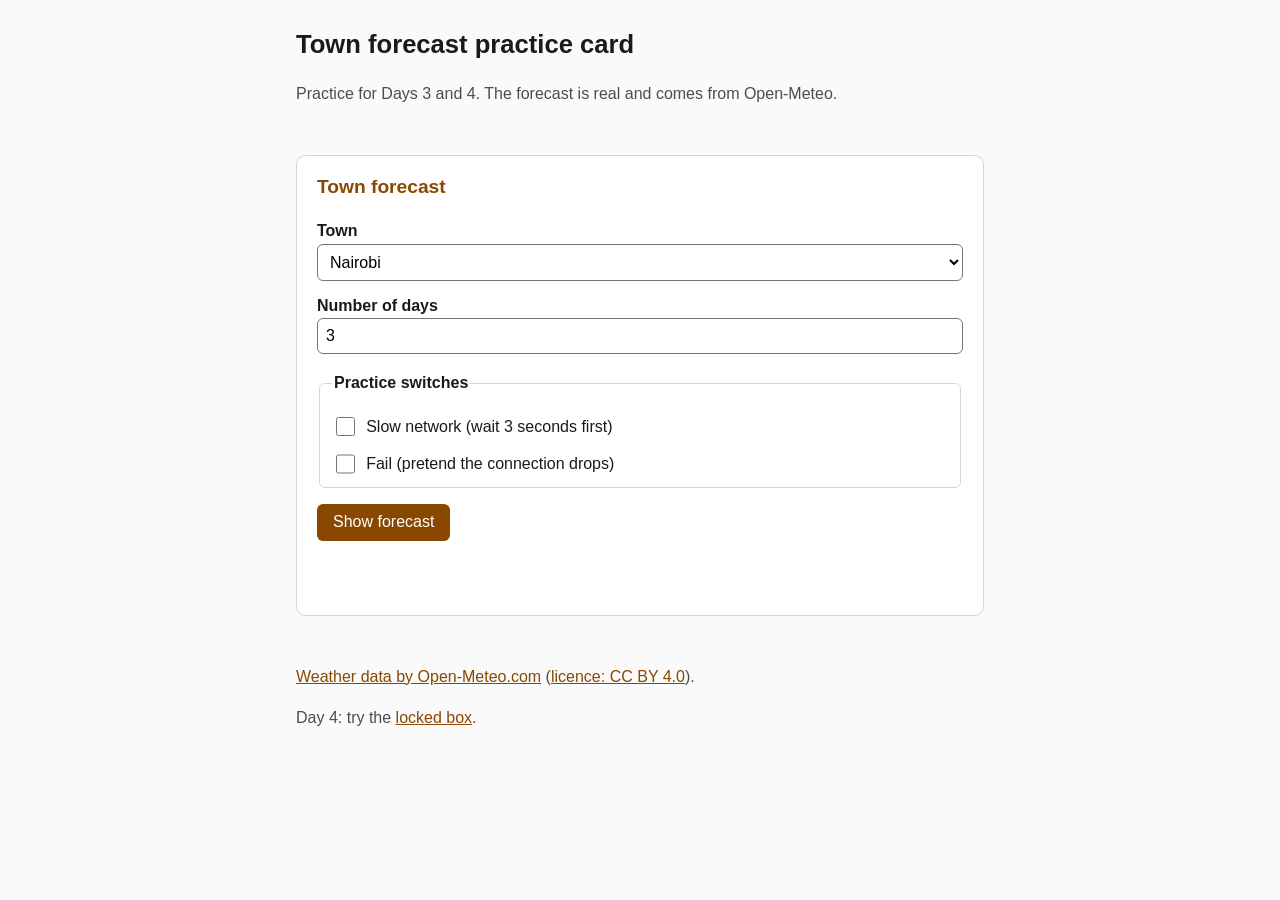
<file: practice/index.html>
<!DOCTYPE html>
<html lang="en">
<head>
  <meta charset="UTF-8">
  <meta name="viewport" content="width=device-width, initial-scale=1">
  <title>Town forecast practice card</title>
  <link rel="icon" href="data:,">
  <link rel="stylesheet" href="practice.css">
</head>
<body>
  <header>
    <h1>Town forecast practice card</h1>
    <p class="note">Practice for Days 3 and 4. The forecast is real and comes from Open-Meteo.</p>
  </header>

  <main>
    <section class="card" aria-labelledby="forecast-title">
      <h2 id="forecast-title">Town forecast</h2>
      <form id="forecast-form">
        <label for="town">Town</label>
        <select id="town"></select>

        <label for="days">Number of days</label>
        <input id="days" type="text" inputmode="numeric" autocomplete="off" value="3">

        <fieldset>
          <legend>Practice switches</legend>
          <label class="switch" for="slow-switch">
            <input id="slow-switch" type="checkbox">
            Slow network (wait 3 seconds first)
          </label>
          <label class="switch" for="fail-switch">
            <input id="fail-switch" type="checkbox">
            Fail (pretend the connection drops)
          </label>
        </fieldset>

        <button type="submit">Show forecast</button>
      </form>

      <p id="forecast-status" class="status" role="status" aria-live="polite"></p>
      <ul id="forecast-list" class="list"></ul>
    </section>
  </main>

  <footer>
    <p><a href="https://open-meteo.com/">Weather data by Open-Meteo.com</a> (<a href="https://open-meteo.com/en/licence">licence: CC BY 4.0</a>).</p>
    <p>Day 4: try the <a href="lock.html">locked box</a>.</p>
  </footer>

  <script type="module" src="app.js"></script>
</body>
</html>
</file>
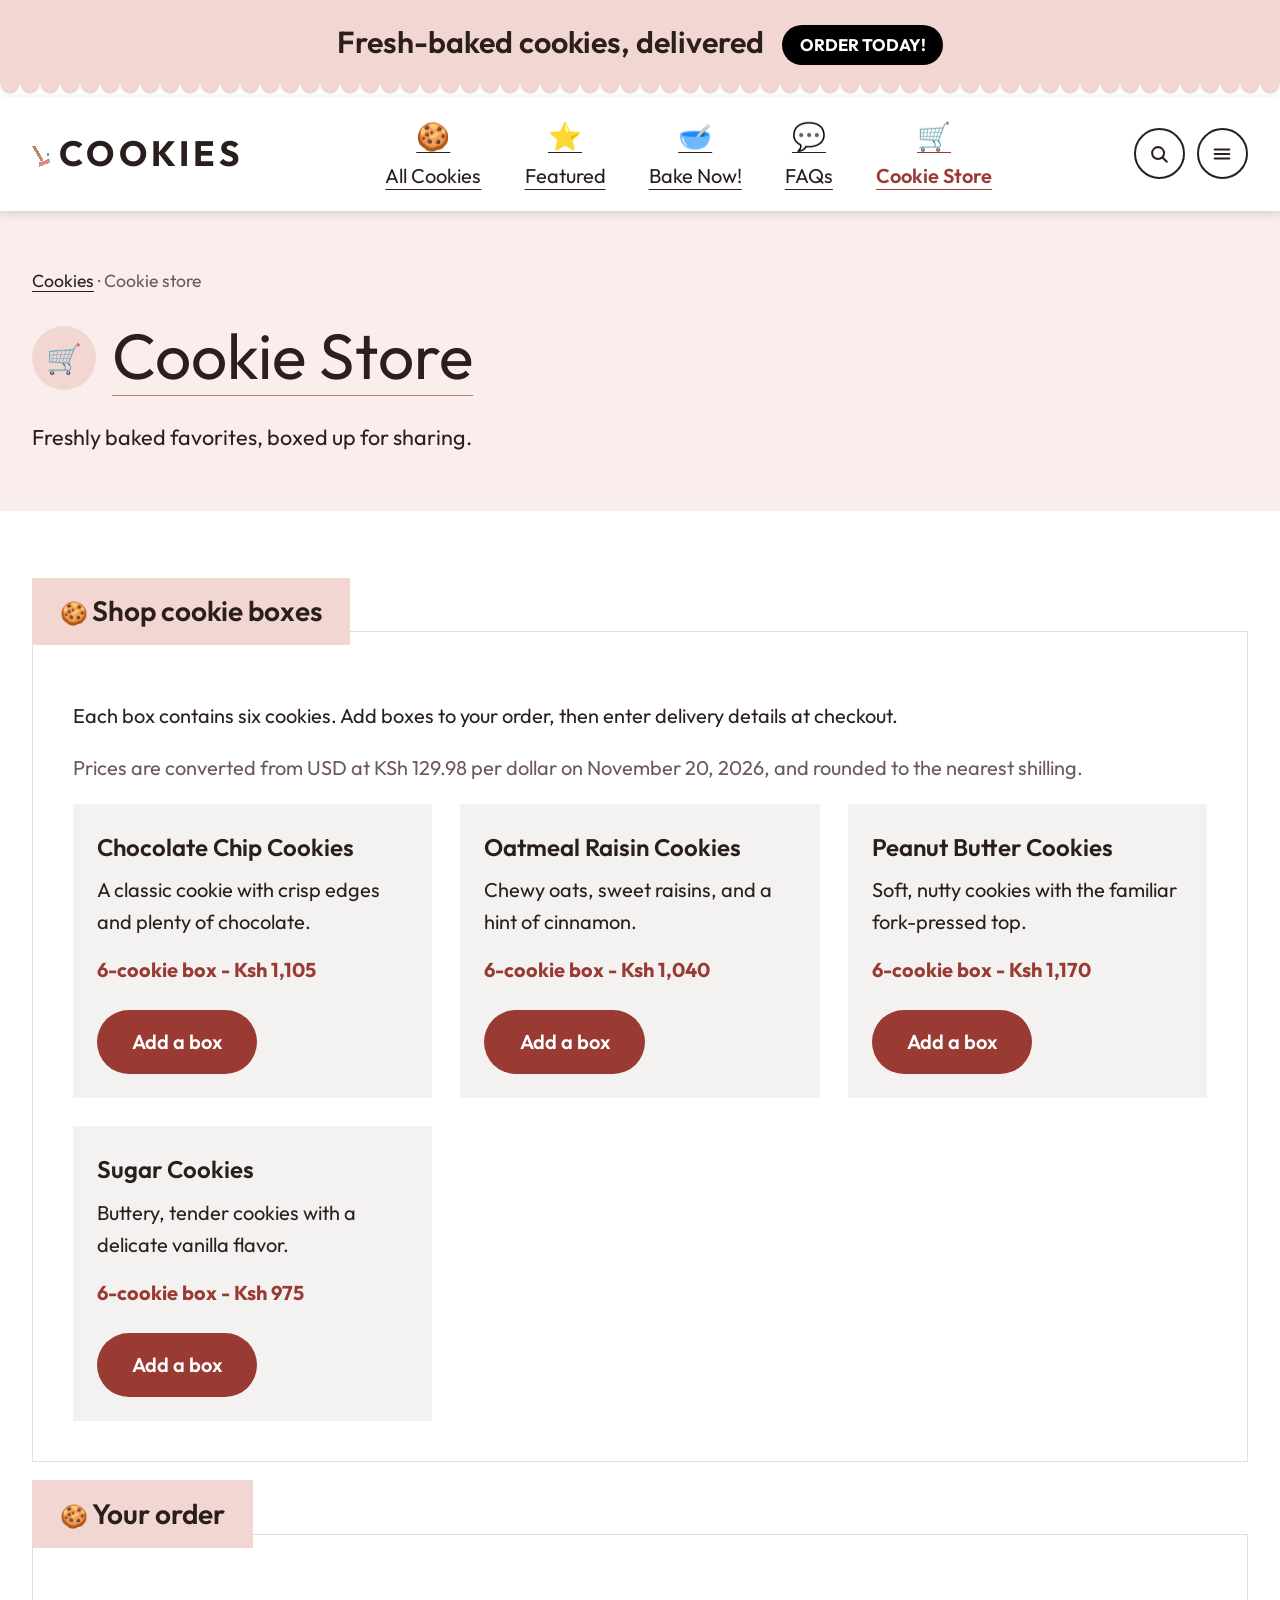
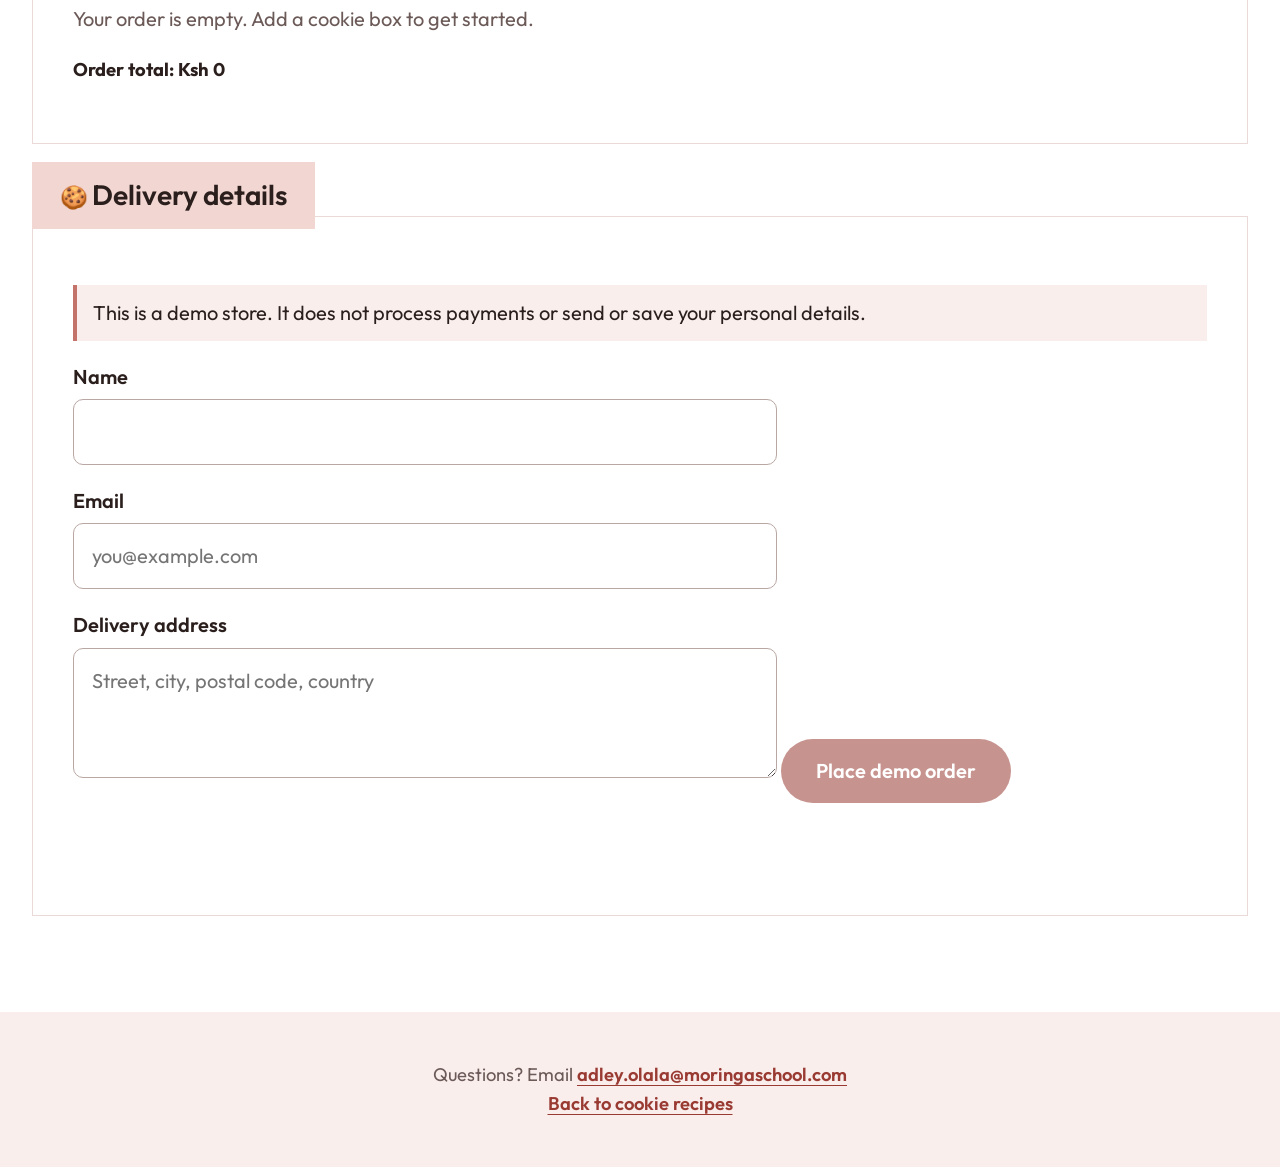
<file: cookie-store.html>
<!DOCTYPE html>
<html lang="en">
<head>
  <!-- Set the page encoding, responsive layout, and browser tab title. -->
  <meta charset="UTF-8">
  <meta name="viewport" content="width=device-width, initial-scale=1">
  <title>Cookie Store</title>
  <link rel="icon" href="data:,">
  <!-- Load the Outfit font and reuse the site's shared colors, cards, and controls. -->
  <link rel="preconnect" href="https://fonts.googleapis.com">
  <link rel="preconnect" href="https://fonts.gstatic.com" crossorigin>
  <link href="https://fonts.googleapis.com/css2?family=Outfit:wght@400;600;700&display=swap" rel="stylesheet">
  <link rel="stylesheet" href="style.css">
</head>
<body>
  <!-- Let keyboard users skip directly to the store content. -->
  <a class="skip-link" href="#main">Skip to the main content</a>

  <!-- Announce the store in a pink promo bar. -->
  <div class="promo">
    <span>Fresh-baked cookies, delivered</span>
    <a href="#products-title">ORDER TODAY!</a>
  </div>

  <header class="site-header">
    <!-- Brand, main navigation, and search/menu buttons on one bar. -->
    <div class="topbar">
      <a class="brand" href="index.html">COOKIES</a>
      <ul class="nav">
        <li class="nav-item"><a class="nav-link" href="index.html">All Cookies</a></li>
        <li class="nav-item"><a class="nav-link" href="index.html#featured">Featured</a></li>
        <li class="nav-item"><a class="nav-link" href="index.html#bake-now">Bake Now!</a></li>
        <li class="nav-item"><a class="nav-link" href="index.html#faq">FAQs</a></li>
        <li class="nav-item"><a class="nav-link active" aria-current="page" href="cookie-store.html">Cookie Store</a></li>
      </ul>
      <div class="icon-buttons">
        <button class="icon-btn" type="button" aria-label="Search">
          <svg viewBox="0 0 24 24" width="22" height="22" fill="none" stroke="currentColor" stroke-width="2.2" stroke-linecap="round" aria-hidden="true"><circle cx="11" cy="11" r="6.5"/><path d="M16 16l4.5 4.5"/></svg>
        </button>
        <button class="icon-btn" type="button" aria-label="Menu">
          <svg viewBox="0 0 24 24" width="22" height="22" fill="none" stroke="currentColor" stroke-width="2.2" stroke-linecap="round" aria-hidden="true"><path d="M4 7h16M4 12h16M4 17h16"/></svg>
        </button>
      </div>
    </div>

    <!-- Identify the store. -->
    <div class="hero">
      <div class="hero-inner hero-inner--simple">
        <div class="hero-text">
          <p class="crumbs"><a href="index.html">Cookies</a> · Cookie store</p>
          <div class="title-row">
            <span class="title-icon" aria-hidden="true">🛒</span>
            <h1>Cookie Store</h1>
          </div>
          <p class="note">Freshly baked favorites, boxed up for sharing.</p>
        </div>
      </div>
    </div>
  </header>

  <!-- Show the products, current order, and demo checkout form. -->
  <main id="main">
    <!-- JavaScript fills this area with the cookie products and prices. -->
    <section class="card" aria-labelledby="products-title">
      <h2 id="products-title">Shop cookie boxes</h2>
      <p>Each box contains six cookies. Add boxes to your order, then enter delivery details at checkout.</p>
      <p class="note">Prices are converted from USD at KSh 129.98 per dollar on November 20, 2026, and rounded to the nearest shilling.</p>
      <div id="product-list" class="store-products"></div>
    </section>

    <!-- Display selected boxes, quantity controls, and the running total. -->
    <section class="card" aria-labelledby="order-title">
      <h2 id="order-title">Your order</h2>
      <p id="cart-empty" class="note">Your order is empty. Add a cookie box to get started.</p>
      <ul id="cart-items" class="store-cart" aria-label="Items in your order" hidden></ul>
      <p id="cart-total" class="store-total">Order total: KSh 0</p>
    </section>

    <!-- Collect delivery details locally; this demo does not submit them. -->
    <section class="card" aria-labelledby="checkout-title">
      <h2 id="checkout-title">Delivery details</h2>
      <p class="store-disclaimer">This is a demo store. It does not process payments or send or save your personal details.</p>
      <form id="checkout-form" class="store-form">
        <label for="customer-name">Name</label>
        <input id="customer-name" name="name" autocomplete="name" required>

        <label for="customer-email">Email</label>
        <input id="customer-email" name="email" type="email" autocomplete="email" placeholder="you@example.com" required>

        <label for="delivery-address">Delivery address</label>
        <textarea id="delivery-address" name="address" autocomplete="street-address" rows="3" placeholder="Street, city, postal code, country" required></textarea>

        <button id="place-order" type="submit" disabled>Place demo order</button>
      </form>
      <p id="checkout-status" class="status" role="status" aria-live="polite"></p>
    </section>
  </main>

  <!-- Provide a demo contact address and a return link. -->
  <footer>
    <p>Questions? Email <a href="mailto:orders@cookies.example">adley.olala@moringaschool.com</a></p>
    <p><a href="index.html">Back to cookie recipes</a></p>
  </footer>

  <!-- Load the product catalog, cart controls, and demo checkout behavior. -->
  <script type="module" src="cookie-store.js"></script>
</body>
</html>
</file>
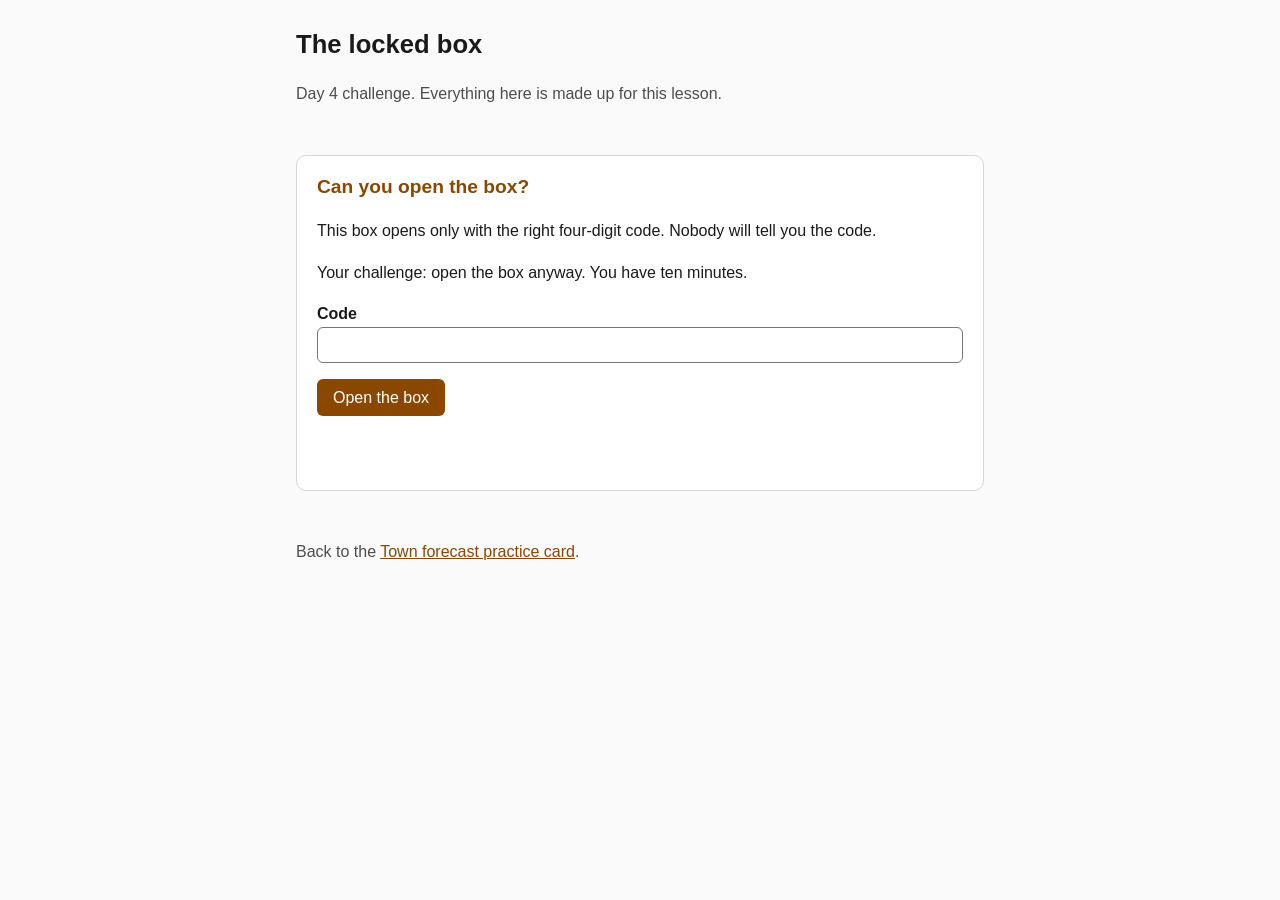
<file: practice/lock.html>
<!DOCTYPE html>
<html lang="en">
<head>
  <meta charset="UTF-8">
  <meta name="viewport" content="width=device-width, initial-scale=1">
  <title>The locked box</title>
  <link rel="icon" href="data:,">
  <link rel="stylesheet" href="practice.css">
</head>
<body>
  <header>
    <h1>The locked box</h1>
    <p class="note">Day 4 challenge. Everything here is made up for this lesson.</p>
  </header>

  <main>
    <section class="card" aria-labelledby="box-title">
      <h2 id="box-title">Can you open the box?</h2>
      <p>This box opens only with the right four-digit code. Nobody will tell you the code.</p>
      <p>Your challenge: open the box anyway. You have ten minutes.</p>

      <form id="lock-form">
        <label for="code">Code</label>
        <input id="code" type="text" inputmode="numeric" autocomplete="off" maxlength="4">
        <button type="submit">Open the box</button>
      </form>

      <p id="lock-status" class="status" role="status" aria-live="polite"></p>
      <p id="secret" class="secret" hidden></p>
    </section>
  </main>

  <footer>
    <p>Back to the <a href="index.html">Town forecast practice card</a>.</p>
  </footer>

  <script>
    // The lock. This check runs in the browser.
    const SECRET_CODE = '7319'
    const SECRET_MESSAGE = 'The secret: Twiga the giraffe hid the last mandazi on the top shelf.'

    const lockForm = document.querySelector('#lock-form')
    const codeInput = document.querySelector('#code')
    const lockStatus = document.querySelector('#lock-status')
    const secret = document.querySelector('#secret')

    lockForm.addEventListener('submit', (event) => {
      event.preventDefault()
      if (codeInput.value.trim() === SECRET_CODE) {
        lockStatus.dataset.kind = 'ok'
        lockStatus.textContent = 'Unlocked! The box is open.'
        secret.textContent = SECRET_MESSAGE
        secret.hidden = false
      } else {
        lockStatus.dataset.kind = 'error'
        lockStatus.textContent = 'Wrong code. The box stays locked.'
        secret.hidden = true
      }
    })
  </script>
</body>
</html>
</file>
<file: practice/practice.css>
/* Practice card styles. Every text colour passes the 4.5:1 contrast check. */

:root {
  --text: #1a1a1a;
  --muted: #4d4d4d;
  --accent: #8a4700;
  --border: #d6d6d6;
  --ok: #1e6b3a;
  --error: #a4161a;
  --focus: #1a5fb4;
}

* {
  box-sizing: border-box;
}

body {
  margin: 0;
  font-family: Arial, Helvetica, sans-serif;
  color: var(--text);
  line-height: 1.6;
  background: #fafafa;
}

header,
main,
footer {
  max-width: 720px;
  margin: 0 auto;
  padding: 1rem;
}

h1 {
  margin: 0.5rem 0;
  font-size: 1.6rem;
}

h2 {
  margin-top: 0;
  font-size: 1.2rem;
  color: var(--accent);
}

.note,
footer {
  color: var(--muted);
}

a {
  color: var(--accent);
}

.card {
  background: #fff;
  border: 1px solid var(--border);
  border-radius: 10px;
  padding: 1rem 1.25rem;
}

label {
  display: block;
  margin-top: 0.75rem;
  font-weight: bold;
}

input[type='text'],
select {
  width: 100%;
  padding: 0.5rem;
  font-size: 1rem;
  border: 1px solid #767676;
  border-radius: 6px;
  background: #fff;
}

fieldset {
  margin-top: 1rem;
  border: 1px solid var(--border);
  border-radius: 6px;
}

legend {
  font-weight: bold;
}

/* The practice switches sit on one line with their tick box */
label.switch {
  display: flex;
  gap: 0.5rem;
  align-items: center;
  font-weight: normal;
}

input[type='checkbox'] {
  width: 1.2rem;
  height: 1.2rem;
}

button {
  margin-top: 1rem;
  padding: 0.6rem 1rem;
  font-size: 1rem;
  color: #fff;
  background: var(--accent);
  border: none;
  border-radius: 6px;
  cursor: pointer;
}

/* Keyboard users must always see where they are */
input:focus-visible,
select:focus-visible,
button:focus-visible,
a:focus-visible {
  outline: 3px solid var(--focus);
  outline-offset: 2px;
}

/* Status messages say what happened in words, not only in colour */
.status {
  min-height: 1.6em;
  font-weight: bold;
}

.status[data-kind='loading'],
.status[data-kind='empty'] {
  color: var(--muted);
}

.status[data-kind='ok'] {
  color: var(--ok);
}

.status[data-kind='error'] {
  color: var(--error);
}

.list {
  padding-left: 1.2rem;
}

/* The secret message, shown once the box is open */
.secret {
  padding: 0.75rem 1rem;
  border-left: 6px solid var(--ok);
  background: #eef6f0;
  font-size: 1.1rem;
}
</file>
<file: style.css>
/* ---------- Tokens ---------- */
:root {
  --ink: #2a1f1d;
  --muted: #6b5a57;
  --blush: #f2d6d2;      /* promo bar + accents */
  --blush-soft: #f9eeec; /* hero + page tint */
  --rose: #c4736b;       /* icons, bullets */
  --berry: #9a3b33;      /* links + headings accent */
  --berry-dark: #6f2620;
  --card: #f4f2f1;       /* soft grey recipe cards */
  --line: #ead9d6;
  --ok: #1e6b3a;
  --error: #a4161a;
  --focus: #174ea6;
  --font: "Outfit", "Segoe UI", Arial, sans-serif;
}

* { box-sizing: border-box; }
html { scroll-behavior: smooth; scroll-padding-top: 6rem; }

body {
  margin: 0;
  font-family: var(--font);
  font-size: 1.25rem;
  line-height: 1.6;
  color: var(--ink);
  background: #fff;
}

p { font-family: inherit; font-size: 1.25rem; }
a { color: var(--berry); font-weight: 600; text-underline-offset: 0.2em; }
a:hover { color: var(--berry-dark); }

/* ---------- Promo bar with scalloped edge ---------- */
.promo {
  position: relative;
  padding: 1.1rem 1rem 1.9rem;
  text-align: center;
  background: var(--blush);
  font-size: 1.9rem;
  font-weight: 600;
}
.promo::after {
  content: "";
  position: absolute;
  left: 0; right: 0; bottom: -1px;
  height: 14px;
  background:
    radial-gradient(circle at 10px 0, transparent 9px, #fff 10px) 0 0 / 20px 14px repeat-x;
}
.promo span { margin-right: 0.75rem; }
.promo a {
  display: inline-block;
  padding: 0.4rem 1.1rem;
  color: #fff;
  background: #000;
  border-radius: 999px;
  font-size: 1.05rem;
  font-weight: 700;
  text-decoration: none;
  vertical-align: middle;
}
.promo a:hover { background: var(--berry-dark); color: #fff; }

/* ---------- Header + navigation ---------- */
.site-header { background: #fff; }
.site-header .topbar { position: relative; }

.topbar {
  display: flex;
  align-items: center;
  justify-content: space-between;
  gap: 1.5rem;
  flex-wrap: wrap;
  max-width: 1500px;
  margin: 0 auto;
  padding: 1.1rem 2rem;
}

.brand {
  font-size: 2.2rem;
  font-weight: 700;
  letter-spacing: 0.12em;
  color: var(--ink);
  text-decoration: none;
  white-space: nowrap;
}
.brand::before {
  content: "";
  display: inline-block;
  width: 1.1rem; height: 1.6rem;
  margin-right: 0.6rem;
  vertical-align: -0.3rem;
  background:
    linear-gradient(60deg, transparent 44%, #b98a62 44% 62%, transparent 62%) 0 0 / 60% 60% no-repeat,
    linear-gradient(-20deg, transparent 40%, #d98c85 40% 60%, transparent 60%) 100% 100% / 60% 70% no-repeat,
    linear-gradient(0deg, transparent 20%, #5ab0a8 20% 40%, transparent 40%) 100% 0 / 12% 50% no-repeat;
}
.brand:hover { color: var(--berry); }

.site-header .nav {
  display: flex;
  flex-wrap: wrap;
  align-items: center;
  gap: 0.5rem 2.5rem;
  margin: 0;
  padding: 0;
  list-style: none;
}
.site-header .nav .nav-item { margin: 0; }
.site-header .nav .nav-link {
  display: block;
  padding: 0.25rem 0.1rem;
  color: var(--ink);
  font-size: 1.25rem;
  font-weight: 400;
  text-decoration: underline;
  text-decoration-thickness: 1px;
  text-underline-offset: 0.3em;
}
.site-header .nav .nav-link:hover,
.site-header .nav .nav-link.active {
  color: var(--berry);
  font-weight: 600;
}
/* small round icon above each link, like a category tab */
.site-header .nav .nav-link::before {
  display: block;
  margin-bottom: 0.1rem;
  text-align: center;
  font-size: 1.7rem;
  text-decoration: none;
}
.site-header .nav li:nth-child(1) .nav-link::before { content: "🍪"; }
.site-header .nav li:nth-child(2) .nav-link::before { content: "⭐"; }
.site-header .nav li:nth-child(3) .nav-link::before { content: "🥣"; }
.site-header .nav li:nth-child(4) .nav-link::before { content: "💬"; }


/* ---------- Hero ---------- */
.hero {
  background: var(--blush-soft);
  box-shadow: inset 0 0.6rem 0.8rem -0.6rem rgb(0 0 0 / 8%);
}
.hero-inner {
  display: grid;
  grid-template-columns: 1.15fr 1fr;
  align-items: center;
  gap: 3rem;
  max-width: 1500px;
  margin: 0 auto;
  padding: 3.5rem 2rem 4.5rem;
  text-align: left;
}

.crumbs { margin: 0 0 1.5rem; font-size: 1.1rem; color: var(--muted); }
.crumbs a { color: var(--ink); font-weight: 400; }

h1 {
  display: inline-block;
  margin: 0 0 1.5rem;
  padding-bottom: 0.2rem;
  font-size: clamp(2.6rem, 5vw, 4rem);
  font-weight: 400;
  line-height: 1.15;
  color: var(--ink);
  border-bottom: 1px solid var(--rose);
  -webkit-text-stroke: 0;
}
.hero .note { max-width: 46rem; margin: 0; font-size: 1.35rem; color: var(--ink); }


/* ---------- Main content ---------- */
main {
  max-width: 1500px;
  margin: 0 auto;
  padding: 3rem 2rem 1rem;
}

h2 {
  margin: 0 0 0.75rem;
  font-size: 2rem;
  font-weight: 600;
  color: var(--ink);
}
.note { color: var(--muted); }

/* Section card with a pink "tab" title, like the Most Popular block */
.card {
  position: relative;
  margin-top: 4.5rem;
  padding: 3rem 2.5rem 2.5rem;
  background: #fff;
  border: 1px solid var(--line);
}
.card > h2:first-child {
  position: absolute;
  left: -1px;
  top: -3.4rem;
  margin: 0;
  padding: 0.7rem 1.75rem;
  background: var(--blush);
  font-size: 1.75rem;
}
.card > h2:first-child::before { content: "🍪 "; font-size: 1.4rem; }
.card:hover, .card:focus-within { border-color: #d9aaa4; }

#welcome { background: var(--blush-soft); }
#items { background: var(--blush-soft); }   /* pink area behind the ingredient tiles */
#featured p { max-width: 60rem; }

/* ---------- Items list: tiles like recipe cards ---------- */
/* Tan block height is 12rem. Change it in three places together:
   the gradient (both numbers), the top padding (height + 1rem),
   and the image height further down. */
.list {
  margin: 1rem 0 0;
  padding: 0;
  list-style: none;
  display: grid;
  grid-template-columns: repeat(auto-fill, minmax(260px, 1fr));
  gap: 1.75rem;
}
.list > li {
  position: relative;
  display: block;
  min-height: 16rem;
  padding: 13rem 1.5rem 1.5rem;   /* tan height + 1rem */
  background: linear-gradient(180deg, #ecc9a0 0 12rem, #fff 12rem);
  font-size: 1.4rem;
  line-height: 1.3;
  overflow: hidden;
  border: 2px solid var(--line);
   box-shadow: 0 2px 8px rgb(60 30 25 / 10%);
}
.list > li::before { content: none; }

/* Image fills the tan block at the top of each tile */
.list > li > img {
  position: absolute;
  top: 0;
  left: 0;
  width: 100%;
  height: 12rem;   /* = tan height */
  object-fit: cover;
}

/* ---------- Forms ---------- */
label { display: block; margin-top: 1.25rem; margin-bottom: 0.4rem; font-size: 1.25rem; font-weight: 600; }

#cookie-type,
#quantity,
.store-form input,
.store-form textarea {
  width: 100%;
  max-width: 44rem;
  padding: 1rem 1.1rem;
  font: inherit;
  color: var(--ink);
  background: #fff;
  border: 1px solid #b9a7a3;
  border-radius: 10px;
}
.store-form textarea { resize: vertical; }

@supports (appearance: base-select) {
  #cookie-type { appearance: base-select; }
  #cookie-type::picker(select) {
    appearance: base-select;
    border: 1px solid #b9a7a3;
    border-radius: 12px;
    overflow: clip;
  }
}

button {
  margin-top: 1rem;
  padding: 1rem 2.2rem;
  font: inherit;
  font-size: 1.25rem;
  font-weight: 600;
  color: #fff;
  background: var(--berry);
  border: 0;
  border-radius: 999px;
  cursor: pointer;
  transition: background-color 160ms ease;
}
button:hover { background: var(--berry-dark); }
button:active { background: #54191a; }
button:disabled { opacity: 0.55; cursor: not-allowed; }

/* ---------- Procedure ---------- */
.procedure-step {
  padding: 1.5rem 2rem;
  font-size: 1.4rem;
  background: var(--card);
  border-left: 4px solid var(--rose);
  border-radius: 0 12px 12px 0;
}

/* ---------- FAQ ---------- */
/* ---------- FAQ ---------- */
.faq-item + .faq-item { border-top: 1px solid var(--line); }
.faq-item summary {
  position: relative;
  display: flex;
  align-items: center;
  justify-content: space-between;
  gap: 1rem;
  padding: 1.3rem 2.5rem 1.3rem 0;   /* room on the right for the icon */
  font-size: 1.35rem;
  cursor: pointer;
  list-style: none;
}
.faq-item summary::-webkit-details-marker { display: none; }
.faq-item summary:hover { color: var(--berry); }

/* The + is two bars. Rotating them turns the + into a – */
.faq-item summary::before,
.faq-item summary::after {
  content: "";
  position: absolute;
  right: 0.25rem;
  top: 50%;
  width: 1rem;
  height: 2px;
  margin-top: -1px;
  background: var(--berry);
  transition: transform 300ms ease;
}
.faq-item summary::before { transform: rotate(0deg); }
.faq-item summary::after  { transform: rotate(90deg); }

.faq-item[open]:not(.closing) summary::before { transform: rotate(180deg); }
.faq-item[open]:not(.closing) summary::after  { transform: rotate(180deg); }

/* padding instead of margin, so the height doesn't jump when the animation ends */
.faq-item p { margin: 0; padding: 0 0 1rem; }

@media (prefers-reduced-motion: reduce) {
  .faq-item summary::before,
  .faq-item summary::after { transition: none; }
}

/* ---------- Store (cookie-store.html) ---------- */
.store-products {
  display: grid;
  grid-template-columns: repeat(auto-fit, minmax(min(100%, 280px), 1fr));
  gap: 1.75rem;
}
.store-product {
  display: flex;
  flex-direction: column;
  align-items: flex-start;
  padding: 1.5rem;
  background: var(--card);
}
.store-product h3 { margin: 0; font-size: 1.5rem; font-weight: 600; }
.store-product p { margin: 0.5rem 0; }
.store-product-price { font-weight: 700; color: var(--berry); }
.store-cart { padding: 0; list-style: none; }
.store-cart-item {
  display: flex;
  align-items: center;
  justify-content: space-between;
  gap: 1rem;
  padding: 0.75rem 0;
  border-bottom: 1px solid var(--line);
}
.store-quantity-controls { display: flex; align-items: center; gap: 0.5rem; }
.store-quantity-controls button { min-width: 2.5rem; margin-top: 0; padding: 0.35rem 0.7rem; }
.store-total { font-weight: 700; font-size: 1.15rem; }
.store-disclaimer {
  padding: 0.75rem 1rem;
  background: var(--blush-soft);
  border-left: 4px solid var(--rose);
}

/* ---------- Status messages ---------- */
.status { min-height: 1.6em; font-weight: 600; }
.status[data-kind="loading"],
.status[data-kind="empty"] { color: var(--muted); }
.status[data-kind="ok"] { color: var(--ok); }
.status[data-kind="error"] { color: var(--error); }

/* ---------- Footer ---------- */
footer {
  margin-top: 5rem;
  padding: 3rem 2rem;
  text-align: center;
  color: var(--muted);
  background: var(--blush-soft);
}
footer p { margin: 0; font-size: 1.15rem; }

/* ---------- Accessibility + motion ---------- */
.skip-link { position: absolute; left: -999px; }
.skip-link:focus { left: 1rem; top: 1rem; z-index: 10; padding: 0.5rem; background: #fff; }

a:focus-visible, button:focus-visible, input:focus-visible,
select:focus-visible, textarea:focus-visible, .faq-item summary:focus-visible {
  outline: 3px solid var(--focus);
  outline-offset: 2px;
}

html.scroll-reveal-enabled [data-scroll-reveal] {
  opacity: 0;
  transform: translateY(1rem);
  transition: opacity 500ms ease, transform 500ms ease;
}
html.scroll-reveal-enabled [data-scroll-reveal].is-visible { opacity: 1; transform: none; }

@media (prefers-reduced-motion: reduce) {
  html { scroll-behavior: auto; }
  html.scroll-reveal-enabled [data-scroll-reveal] { opacity: 1; transform: none; transition: none; }
  button { transition: none; }
}

/* ---------- Responsive ---------- */
@media (max-width: 820px) {
  .hero-inner { grid-template-columns: 1fr; padding: 2.5rem 1.25rem 3.5rem; }
  .hero-photo { order: -1; }
  main { padding-inline: 1.25rem; }
  .card { padding: 2.5rem 1.25rem 1.5rem; }
  .promo { font-size: 1.3rem; }
  .topbar { justify-content: center; }
  .site-header .nav { justify-content: center; }
}

/* ---------- Most Popular Cookies row ---------- */
.popular { padding: 2.25rem 1.75rem 1.75rem; }
.popular-grid {
  display: grid;
  grid-template-columns: repeat(6, minmax(0, 1fr));
  gap: 1.5rem;
  margin: 0;
  padding: 0;
  list-style: none;
}
.popular-card {
  display: flex;
  flex-direction: column;
  height: 100%;
  color: var(--ink);
  background: var(--card);
  font-weight: 400;
  text-decoration: none;
}
.popular-card:hover .popular-title { color: var(--berry); }
.popular-img {
  display: block;
  width: 100%;
  aspect-ratio: 176 / 264;   /* tall portrait photo, like the reference */
  background: #e8e2e0;       /* blank area: fill with your own photo */
  overflow: hidden;
}
.popular-card img {
  display: block;
  width: 100%;
  aspect-ratio: 176 / 264;
  object-fit: cover;
}
.popular-card img + .popular-img { display: none; }
.popular-title {
  padding: 1.25rem 1.25rem 1.75rem;
  font-size: 1.55rem;
  font-weight: 400;
  line-height: 1.25;
}

@media (max-width: 1250px) {
  .popular-grid { grid-template-columns: repeat(3, minmax(0, 1fr)); }
}
@media (max-width: 640px) {
  .popular-grid { grid-template-columns: repeat(2, minmax(0, 1fr)); gap: 1rem; }
  .popular-title { font-size: 1.2rem; padding: 1rem; }
}

/* ---------- One-bar header: nav + round icon buttons ---------- */
/* Full-width, non-sticky header (overrides any narrow header/footer/main rules in practice.css). */
header.site-header {
  position: static;
  width: 100%;
  max-width: none;
  margin: 0;
  padding: 0;
  border: 0;
  border-radius: 0;
  box-shadow: none;
  background: transparent;
}
footer { max-width: none; width: 100%; margin-left: 0; margin-right: 0; }
.site-header .topbar {
  max-width: none;
  padding: 0.9rem max(2rem, calc((100% - 1500px) / 2 + 2rem));
  background: #fff;
  box-shadow: 0 2px 10px rgb(60 30 25 / 10%);
}
.icon-buttons { display: flex; gap: 0.75rem; }
.icon-btn {
  display: grid;
  place-items: center;
  width: 3.2rem;
  height: 3.2rem;
  margin: 0;
  padding: 0;
  color: var(--ink);
  background: #fff;
  border: 2px solid var(--ink);
  border-radius: 50%;
}
.icon-btn:hover { color: #fff; background: var(--ink); }
.site-header .nav li:nth-child(5) .nav-link::before { content: "🛒"; }

/* ---------- Hero title row + tilted photo frame ---------- */
.title-row { display: flex; align-items: center; gap: 1rem; margin-bottom: 1.5rem; }
.title-row h1 { margin: 0; }
.title-icon {
  display: grid;
  place-items: center;
  flex: none;
  width: 4rem;
  height: 4rem;
  font-size: 1.8rem;
  background: var(--blush);
  border-radius: 50%;
}
.hero-photo {
  justify-self: center;
  width: min(100%, 520px);
  aspect-ratio: 1 / 1.03;
  padding: 0.7rem;
  background: #fff;
  border-radius: 14px;
  box-shadow: 0 0.5rem 1.5rem rgb(80 40 30 / 18%);
  transform: rotate(3deg);
}
.hero-photo img,
.hero-photo-blank {
  display: block;
  width: 100%;
  height: 100%;
  border-radius: 6px;
  object-fit: cover;
}
.hero-photo-blank { background: #ece6e4; }
.hero-photo img + .hero-photo-blank { display: none; }

/* Single-column hero for pages without a photo frame (cookie-store.html). */
.hero-inner--simple { grid-template-columns: 1fr; padding-bottom: 3.5rem; }

/* ---------- Search panel (slides open under the header bar) ---------- */
.search-panel {
  position: relative;
  display: grid;
  grid-template-rows: 0fr;
  background: var(--blush-soft);
  visibility: hidden;
  transition: grid-template-rows 300ms ease, visibility 0s 300ms;
}
.search-panel.open {
  grid-template-rows: 1fr;
  visibility: visible;
  transition: grid-template-rows 300ms ease;
}
.search-panel-inner { min-height: 0; overflow: hidden; }
.search-panel-content {
  padding: 1.5rem max(2rem, calc((100% - 1500px) / 2 + 2rem));
}

#site-search {
  width: 100%;
  max-width: 44rem;
  padding: 1rem 1.1rem;
  font: inherit;
  color: var(--ink);
  background: #fff;
  border: 1px solid #b9a7a3;
  border-radius: 10px;
}

#search-results {
  max-width: 44rem;
  margin: 0.75rem 0 0;
  padding: 0;
  list-style: none;
}
#search-results a {
  display: flex;
  justify-content: space-between;
  gap: 1rem;
  padding: 0.75rem 1rem;
  color: var(--ink);
  font-weight: 600;
  text-decoration: none;
  border-radius: 10px;
}
#search-results a:hover,
#search-results a:focus-visible { background: #fff; color: var(--berry); }
.search-type { font-weight: 400; font-size: 1rem; color: var(--muted); }
.search-empty { padding: 0.75rem 1rem; color: var(--muted); }

/* Outline flashed on the spot you jumped to */
.search-hit { outline: 3px solid var(--rose); outline-offset: 4px; }

@media (prefers-reduced-motion: reduce) {
  .search-panel, .search-panel.open { transition: none; }
}
#next-procedure-step {
  white-space: nowrap;
  overflow: hidden;
  transition: background-color 160ms ease, width 400ms ease;
}

@media (prefers-reduced-motion: reduce) {
  #next-procedure-step { transition: none; }
}
/* Ingredients list in "Choose a cookie": plain bulleted text */
#ingredients-list {
  display: block;
  margin: 1rem 0 0 -1rem;   /* negative left margin moves the list toward the card's border */
  padding: 0 0 0 1.5rem;    /* room for the bullets */
  list-style: disc;
}
#ingredients-list > li {
  display: list-item;
  min-height: 0;
  padding: 0.2rem 0;
  background: none;
  border: 0;
  box-shadow: none;
  font-size: 1.25rem;
  line-height: 1.5;
}
#ingredients-list > li::marker { color: var(--rose); }
#cookie-form button {
  display: block;
  margin-top: 1.5rem;
}
</file>
